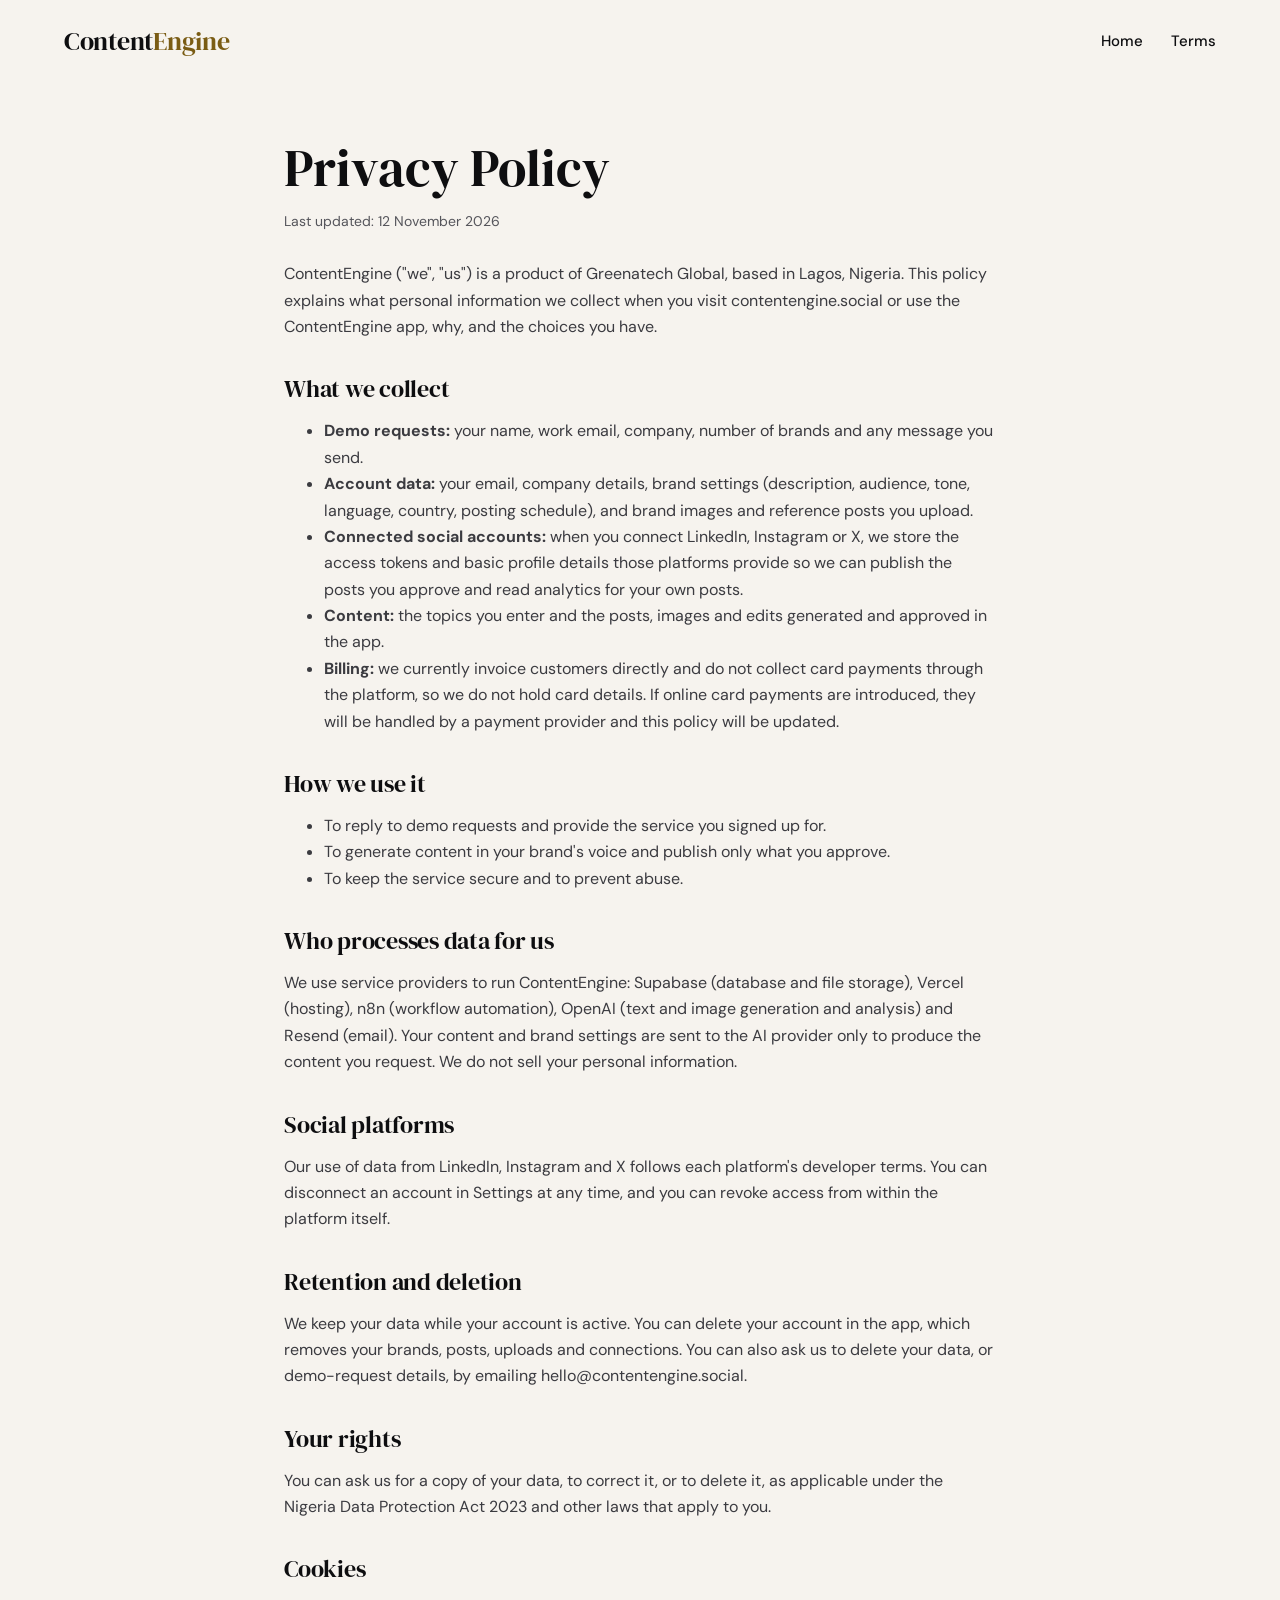
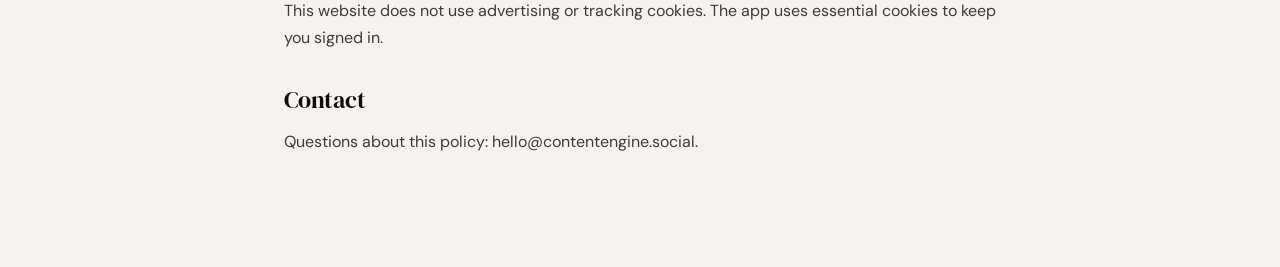
<file: privacy.html>
<!doctype html>
<html lang="en"><head>
<!-- Google Tag Manager -->
<script>(function(w,d,s,l,i){w[l]=w[l]||[];w[l].push({'gtm.start':
new Date().getTime(),event:'gtm.js'});var f=d.getElementsByTagName(s)[0],
j=d.createElement(s),dl=l!='dataLayer'?'&l='+l:'';j.async=true;j.src=
'https://www.googletagmanager.com/gtm.js?id='+i+dl;f.parentNode.insertBefore(j,f);
})(window,document,'script','dataLayer','GTM-MSDT4P7L');</script>
<!-- End Google Tag Manager -->
<meta charset="utf-8"><meta name="viewport" content="width=device-width, initial-scale=1">
<title>Privacy Policy | ContentEngine</title><link rel="icon" href="favicon.svg" type="image/svg+xml">
<link rel="stylesheet" href="https://fonts.googleapis.com/css2?family=DM+Sans:wght@400;500;600;700&amp;family=DM+Serif+Display&amp;display=swap"><link rel="stylesheet" href="styles.css"></head>
<body>
<!-- Google Tag Manager (noscript) -->
<noscript><iframe src="https://www.googletagmanager.com/ns.html?id=GTM-MSDT4P7L"
height="0" width="0" style="display:none;visibility:hidden"></iframe></noscript>
<!-- End Google Tag Manager (noscript) -->
<div class="wrap"><header class="nav"><a class="logo" href="index.html">Content<span>Engine</span></a><nav class="nav-links"><a href="index.html">Home</a><a href="terms.html">Terms</a></nav></header></div>
<main class="legal">
<h1>Privacy Policy</h1>
<p class="upd">Last updated: 12 November 2026</p>
<p>ContentEngine ("we", "us") is a product of Greenatech Global, based in Lagos, Nigeria. This policy explains what personal information we collect when you visit contentengine.social or use the ContentEngine app, why, and the choices you have.</p>
<h2>What we collect</h2>
<ul>
<li><strong>Demo requests:</strong> your name, work email, company, number of brands and any message you send.</li>
<li><strong>Account data:</strong> your email, company details, brand settings (description, audience, tone, language, country, posting schedule), and brand images and reference posts you upload.</li>
<li><strong>Connected social accounts:</strong> when you connect LinkedIn, Instagram or X, we store the access tokens and basic profile details those platforms provide so we can publish the posts you approve and read analytics for your own posts.</li>
<li><strong>Content:</strong> the topics you enter and the posts, images and edits generated and approved in the app.</li>
<li><strong>Billing:</strong> we currently invoice customers directly and do not collect card payments through the platform, so we do not hold card details. If online card payments are introduced, they will be handled by a payment provider and this policy will be updated.</li>
</ul>
<h2>How we use it</h2>
<ul>
<li>To reply to demo requests and provide the service you signed up for.</li>
<li>To generate content in your brand's voice and publish only what you approve.</li>
<li>To keep the service secure and to prevent abuse.</li>
</ul>
<h2>Who processes data for us</h2>
<p>We use service providers to run ContentEngine: Supabase (database and file storage), Vercel (hosting), n8n (workflow automation), OpenAI (text and image generation and analysis) and Resend (email). Your content and brand settings are sent to the AI provider only to produce the content you request. We do not sell your personal information.</p>
<h2>Social platforms</h2>
<p>Our use of data from LinkedIn, Instagram and X follows each platform's developer terms. You can disconnect an account in Settings at any time, and you can revoke access from within the platform itself.</p>
<h2>Retention and deletion</h2>
<p>We keep your data while your account is active. You can delete your account in the app, which removes your brands, posts, uploads and connections. You can also ask us to delete your data, or demo-request details, by emailing hello@contentengine.social.</p>
<h2>Your rights</h2>
<p>You can ask us for a copy of your data, to correct it, or to delete it, as applicable under the Nigeria Data Protection Act 2023 and other laws that apply to you.</p>
<h2>Cookies</h2>
<p>This website does not use advertising or tracking cookies. The app uses essential cookies to keep you signed in.</p>
<h2>Contact</h2>
<p>Questions about this policy: hello@contentengine.social.</p>
</main></body></html>
</file>
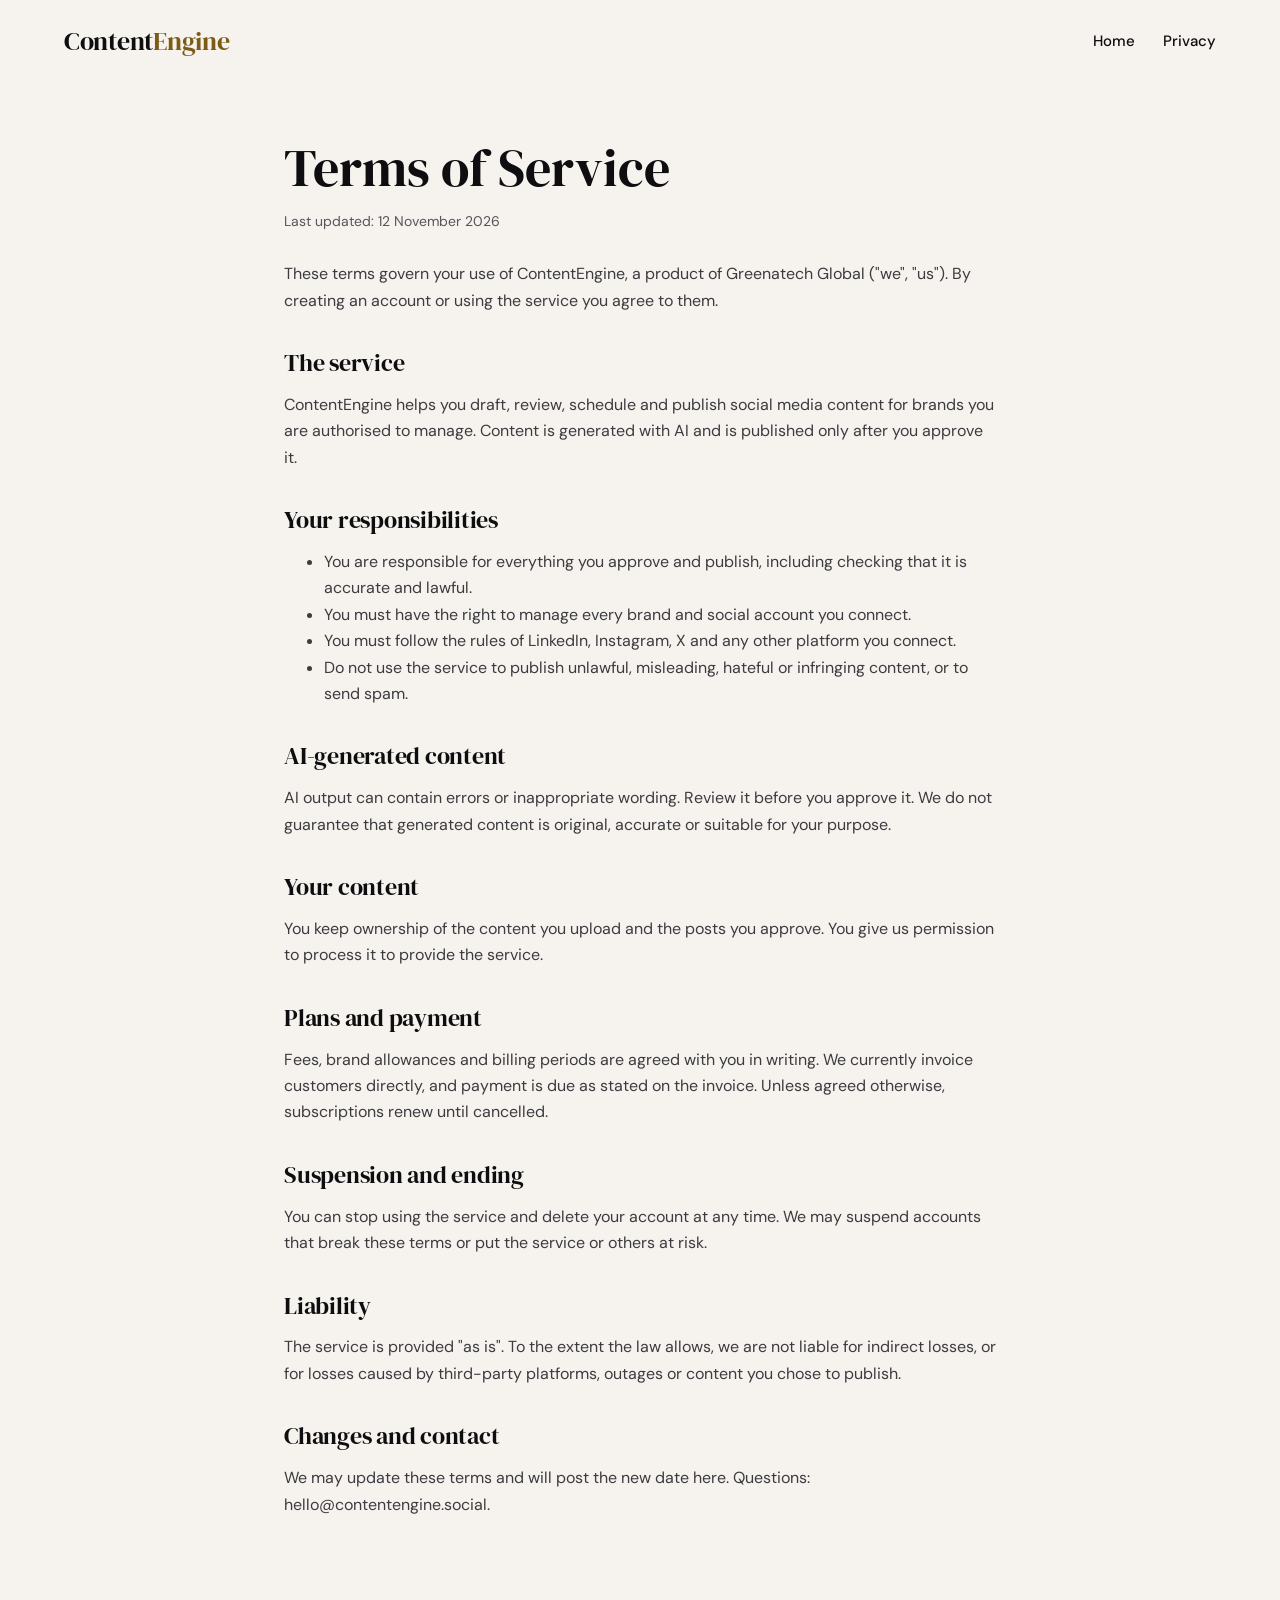
<file: terms.html>
<!doctype html>
<html lang="en"><head>
<!-- Google Tag Manager -->
<script>(function(w,d,s,l,i){w[l]=w[l]||[];w[l].push({'gtm.start':
new Date().getTime(),event:'gtm.js'});var f=d.getElementsByTagName(s)[0],
j=d.createElement(s),dl=l!='dataLayer'?'&l='+l:'';j.async=true;j.src=
'https://www.googletagmanager.com/gtm.js?id='+i+dl;f.parentNode.insertBefore(j,f);
})(window,document,'script','dataLayer','GTM-MSDT4P7L');</script>
<!-- End Google Tag Manager -->
<meta charset="utf-8"><meta name="viewport" content="width=device-width, initial-scale=1">
<title>Terms of Service | ContentEngine</title><link rel="icon" href="favicon.svg" type="image/svg+xml">
<link rel="stylesheet" href="https://fonts.googleapis.com/css2?family=DM+Sans:wght@400;500;600;700&amp;family=DM+Serif+Display&amp;display=swap"><link rel="stylesheet" href="styles.css"></head>
<body>
<!-- Google Tag Manager (noscript) -->
<noscript><iframe src="https://www.googletagmanager.com/ns.html?id=GTM-MSDT4P7L"
height="0" width="0" style="display:none;visibility:hidden"></iframe></noscript>
<!-- End Google Tag Manager (noscript) -->
<div class="wrap"><header class="nav"><a class="logo" href="index.html">Content<span>Engine</span></a><nav class="nav-links"><a href="index.html">Home</a><a href="privacy.html">Privacy</a></nav></header></div>
<main class="legal">
<h1>Terms of Service</h1>
<p class="upd">Last updated: 12 November 2026</p>
<p>These terms govern your use of ContentEngine, a product of Greenatech Global ("we", "us"). By creating an account or using the service you agree to them.</p>
<h2>The service</h2>
<p>ContentEngine helps you draft, review, schedule and publish social media content for brands you are authorised to manage. Content is generated with AI and is published only after you approve it.</p>
<h2>Your responsibilities</h2>
<ul>
<li>You are responsible for everything you approve and publish, including checking that it is accurate and lawful.</li>
<li>You must have the right to manage every brand and social account you connect.</li>
<li>You must follow the rules of LinkedIn, Instagram, X and any other platform you connect.</li>
<li>Do not use the service to publish unlawful, misleading, hateful or infringing content, or to send spam.</li>
</ul>
<h2>AI-generated content</h2>
<p>AI output can contain errors or inappropriate wording. Review it before you approve it. We do not guarantee that generated content is original, accurate or suitable for your purpose.</p>
<h2>Your content</h2>
<p>You keep ownership of the content you upload and the posts you approve. You give us permission to process it to provide the service.</p>
<h2>Plans and payment</h2>
<p>Fees, brand allowances and billing periods are agreed with you in writing. We currently invoice customers directly, and payment is due as stated on the invoice. Unless agreed otherwise, subscriptions renew until cancelled.</p>
<h2>Suspension and ending</h2>
<p>You can stop using the service and delete your account at any time. We may suspend accounts that break these terms or put the service or others at risk.</p>
<h2>Liability</h2>
<p>The service is provided "as is". To the extent the law allows, we are not liable for indirect losses, or for losses caused by third-party platforms, outages or content you chose to publish.</p>
<h2>Changes and contact</h2>
<p>We may update these terms and will post the new date here. Questions: hello@contentengine.social.</p>
</main></body></html>
</file>
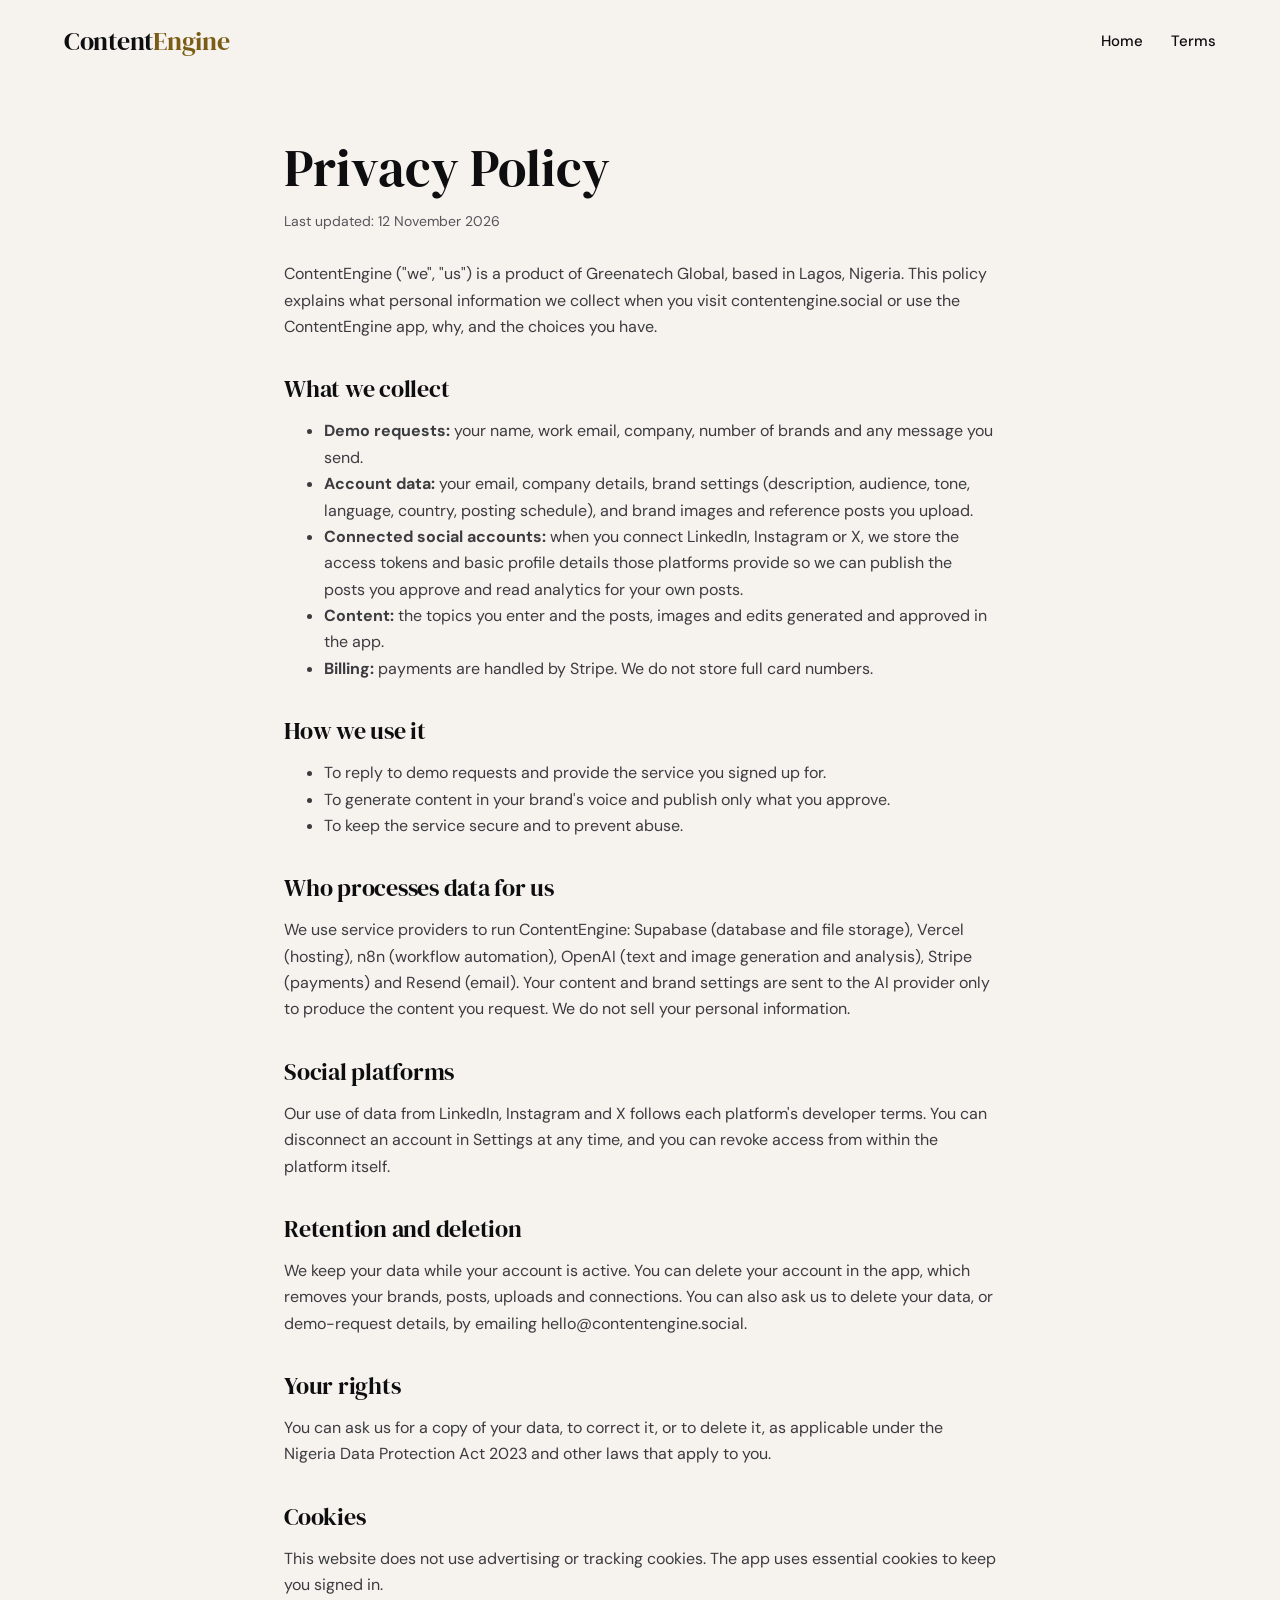
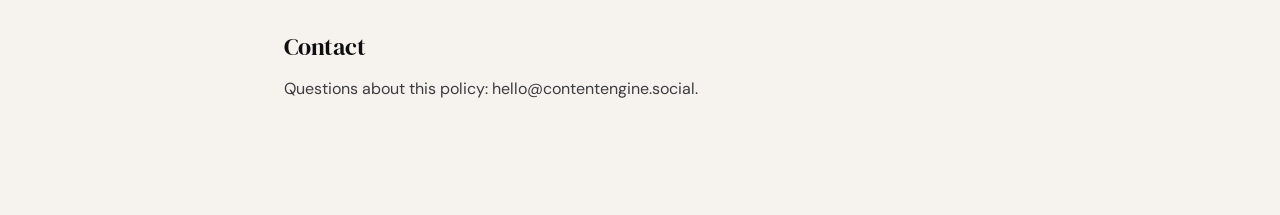
<file: contentengine-landing/privacy.html>
<!doctype html>
<html lang="en"><head><meta charset="utf-8"><meta name="viewport" content="width=device-width, initial-scale=1">
<title>Privacy Policy | ContentEngine</title><link rel="icon" href="favicon.svg" type="image/svg+xml">
<link rel="stylesheet" href="https://fonts.googleapis.com/css2?family=DM+Sans:wght@400;500;600;700&amp;family=DM+Serif+Display&amp;display=swap"><link rel="stylesheet" href="styles.css"></head>
<body><div class="wrap"><header class="nav"><a class="logo" href="index.html">Content<span>Engine</span></a><nav class="nav-links"><a href="index.html">Home</a><a href="terms.html">Terms</a></nav></header></div>
<main class="legal">
<h1>Privacy Policy</h1>
<p class="upd">Last updated: 12 November 2026</p>
<p>ContentEngine ("we", "us") is a product of Greenatech Global, based in Lagos, Nigeria. This policy explains what personal information we collect when you visit contentengine.social or use the ContentEngine app, why, and the choices you have.</p>
<h2>What we collect</h2>
<ul>
<li><strong>Demo requests:</strong> your name, work email, company, number of brands and any message you send.</li>
<li><strong>Account data:</strong> your email, company details, brand settings (description, audience, tone, language, country, posting schedule), and brand images and reference posts you upload.</li>
<li><strong>Connected social accounts:</strong> when you connect LinkedIn, Instagram or X, we store the access tokens and basic profile details those platforms provide so we can publish the posts you approve and read analytics for your own posts.</li>
<li><strong>Content:</strong> the topics you enter and the posts, images and edits generated and approved in the app.</li>
<li><strong>Billing:</strong> payments are handled by Stripe. We do not store full card numbers.</li>
</ul>
<h2>How we use it</h2>
<ul>
<li>To reply to demo requests and provide the service you signed up for.</li>
<li>To generate content in your brand's voice and publish only what you approve.</li>
<li>To keep the service secure and to prevent abuse.</li>
</ul>
<h2>Who processes data for us</h2>
<p>We use service providers to run ContentEngine: Supabase (database and file storage), Vercel (hosting), n8n (workflow automation), OpenAI (text and image generation and analysis), Stripe (payments) and Resend (email). Your content and brand settings are sent to the AI provider only to produce the content you request. We do not sell your personal information.</p>
<h2>Social platforms</h2>
<p>Our use of data from LinkedIn, Instagram and X follows each platform's developer terms. You can disconnect an account in Settings at any time, and you can revoke access from within the platform itself.</p>
<h2>Retention and deletion</h2>
<p>We keep your data while your account is active. You can delete your account in the app, which removes your brands, posts, uploads and connections. You can also ask us to delete your data, or demo-request details, by emailing hello@contentengine.social.</p>
<h2>Your rights</h2>
<p>You can ask us for a copy of your data, to correct it, or to delete it, as applicable under the Nigeria Data Protection Act 2023 and other laws that apply to you.</p>
<h2>Cookies</h2>
<p>This website does not use advertising or tracking cookies. The app uses essential cookies to keep you signed in.</p>
<h2>Contact</h2>
<p>Questions about this policy: hello@contentengine.social.</p>
</main></body></html>
</file>
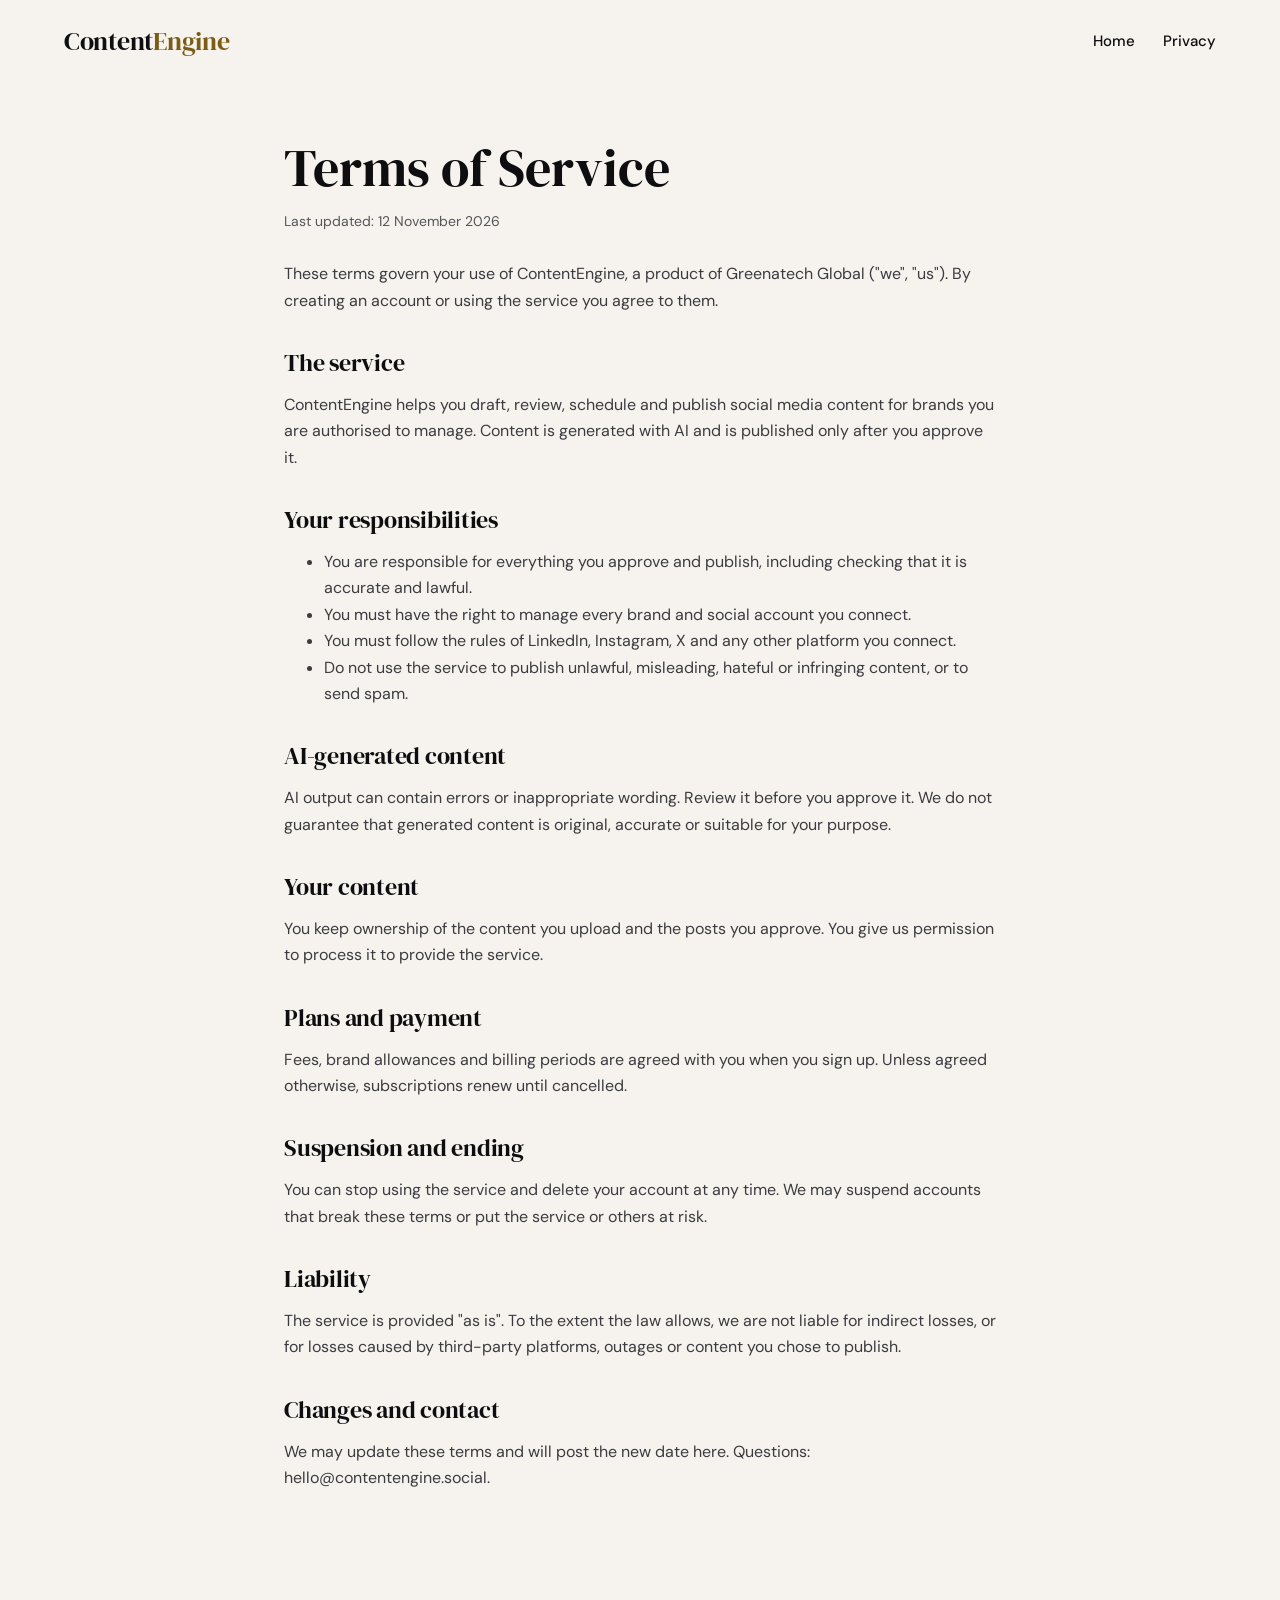
<file: contentengine-landing/terms.html>
<!doctype html>
<html lang="en"><head><meta charset="utf-8"><meta name="viewport" content="width=device-width, initial-scale=1">
<title>Terms of Service | ContentEngine</title><link rel="icon" href="favicon.svg" type="image/svg+xml">
<link rel="stylesheet" href="https://fonts.googleapis.com/css2?family=DM+Sans:wght@400;500;600;700&amp;family=DM+Serif+Display&amp;display=swap"><link rel="stylesheet" href="styles.css"></head>
<body><div class="wrap"><header class="nav"><a class="logo" href="index.html">Content<span>Engine</span></a><nav class="nav-links"><a href="index.html">Home</a><a href="privacy.html">Privacy</a></nav></header></div>
<main class="legal">
<h1>Terms of Service</h1>
<p class="upd">Last updated: 12 November 2026</p>
<p>These terms govern your use of ContentEngine, a product of Greenatech Global ("we", "us"). By creating an account or using the service you agree to them.</p>
<h2>The service</h2>
<p>ContentEngine helps you draft, review, schedule and publish social media content for brands you are authorised to manage. Content is generated with AI and is published only after you approve it.</p>
<h2>Your responsibilities</h2>
<ul>
<li>You are responsible for everything you approve and publish, including checking that it is accurate and lawful.</li>
<li>You must have the right to manage every brand and social account you connect.</li>
<li>You must follow the rules of LinkedIn, Instagram, X and any other platform you connect.</li>
<li>Do not use the service to publish unlawful, misleading, hateful or infringing content, or to send spam.</li>
</ul>
<h2>AI-generated content</h2>
<p>AI output can contain errors or inappropriate wording. Review it before you approve it. We do not guarantee that generated content is original, accurate or suitable for your purpose.</p>
<h2>Your content</h2>
<p>You keep ownership of the content you upload and the posts you approve. You give us permission to process it to provide the service.</p>
<h2>Plans and payment</h2>
<p>Fees, brand allowances and billing periods are agreed with you when you sign up. Unless agreed otherwise, subscriptions renew until cancelled.</p>
<h2>Suspension and ending</h2>
<p>You can stop using the service and delete your account at any time. We may suspend accounts that break these terms or put the service or others at risk.</p>
<h2>Liability</h2>
<p>The service is provided "as is". To the extent the law allows, we are not liable for indirect losses, or for losses caused by third-party platforms, outages or content you chose to publish.</p>
<h2>Changes and contact</h2>
<p>We may update these terms and will post the new date here. Questions: hello@contentengine.social.</p>
</main></body></html>
</file>
<file: styles.css>
:root{--ink:#0E0E10;--cream:#F6F3EE;--sand:#ECE7DE;--line:#DDD6C7;--gold:#E6C47A;--gold-d:#7A5C14;--green:#0B3D2E;--muted:#55555B;--body:#3B3B40}
*{box-sizing:border-box}
html{scroll-behavior:smooth}
body{margin:0;background:var(--cream);color:var(--ink);font-family:'DM Sans',system-ui,sans-serif;line-height:1.5;-webkit-font-smoothing:antialiased}
a{color:inherit;text-decoration:none}
img,svg,video{max-width:100%}
.wrap{max-width:1200px;margin:0 auto;padding:0 24px}
.serif{font-family:'DM Serif Display',Georgia,serif;font-weight:400}
.eyebrow{margin:0 0 12px;font-size:13px;font-weight:600;letter-spacing:.06em;text-transform:uppercase;color:var(--gold-d)}
h1,h2,h3{margin:0}
h2{font-family:'DM Serif Display',Georgia,serif;font-weight:400;font-size:clamp(32px,4.4vw,52px);line-height:1.08;letter-spacing:-.01em;max-width:760px}
.lead{font-size:18px;line-height:1.55;color:var(--body);max-width:640px}
.btn{display:inline-flex;align-items:center;justify-content:center;min-height:52px;padding:0 28px;border-radius:12px;font-size:16px;font-weight:600;border:1.5px solid transparent;cursor:pointer;font-family:inherit}
.btn-dark{background:var(--ink);color:var(--cream)}.btn-dark:hover{background:#2a2a2e}
.btn-gold{background:var(--gold);color:var(--ink);font-weight:700}.btn-gold:hover{background:#EDCF8E}
.btn-line{border-color:var(--ink);color:var(--ink)}.btn-line:hover{background:var(--sand)}
.btn-sm{min-height:44px;padding:0 20px;font-size:15px;border-radius:10px}
a:focus-visible,button:focus-visible,input:focus-visible,select:focus-visible,textarea:focus-visible{outline:3px solid #2563EB;outline-offset:2px}

/* nav */
.nav{display:flex;flex-wrap:wrap;align-items:center;justify-content:space-between;gap:16px;padding:22px 0}
.logo{font-family:'DM Serif Display',Georgia,serif;font-size:26px;letter-spacing:-.01em}
.logo span{color:var(--gold-d)}
.nav-links{display:flex;flex-wrap:wrap;align-items:center;gap:28px;font-size:15px;font-weight:500}
.nav-links a:not(.btn):hover{color:var(--gold-d)}

/* hero */
.hero{display:flex;flex-wrap:wrap;align-items:center;gap:56px;padding:56px 0 96px}
.hero-copy{flex:1 1 480px;min-width:0}
.pill{display:inline-block;margin:0 0 20px;padding:6px 14px;border:1px solid #CFC7B8;border-radius:999px;font-size:13px;font-weight:600;letter-spacing:.04em;color:#5C4510;text-transform:uppercase}
.hero h1{font-family:'DM Serif Display',Georgia,serif;font-weight:400;font-size:clamp(40px,6vw,72px);line-height:1.02;letter-spacing:-.02em;margin-bottom:24px}
.hero p.lead{font-size:19px;margin:0 0 36px;max-width:540px}
.cta-row{display:flex;flex-wrap:wrap;gap:14px}
.small{margin:28px 0 0;font-size:14px;color:var(--muted)}
.hero-art{flex:1 1 400px;min-width:0;display:flex;justify-content:center}
.stack{position:relative;width:100%;max-width:470px;height:520px}
.card{background:#fff;border:1px solid #E2DCCF;border-radius:18px}
.stack .c1{position:absolute;top:0;right:0;width:78%;padding:18px;box-shadow:0 20px 40px rgba(14,14,16,.08)}
.stack .c2{position:absolute;bottom:0;left:0;width:84%;overflow:hidden;box-shadow:0 24px 48px rgba(14,14,16,.12)}
.avatar{width:32px;height:32px;border-radius:50%;background:var(--green);flex:none}
.who{display:flex;align-items:center;gap:10px;margin-bottom:12px;font-size:13px;font-weight:600}
.who small{display:block;font-weight:400;color:var(--muted);font-size:12px}
.post-text{font-size:14px;line-height:1.5;color:#2B2B30}
.art{position:relative;background:linear-gradient(160deg,#0B3D2E 0%,#16634A 55%,#C99A2E 130%);display:flex;flex-direction:column;justify-content:flex-end;padding:22px;color:#fff}
.art i{display:block;width:56px;height:6px;border-radius:3px;background:var(--gold);margin-bottom:12px}
.art b{font-family:'DM Serif Display',Georgia,serif;font-weight:400;font-size:30px;line-height:1.08}
.card-foot{padding:16px 18px;display:flex;align-items:center;justify-content:space-between;gap:12px;font-size:13px;color:var(--muted)}
.chip-ok{display:inline-flex;align-items:center;min-height:34px;padding:0 14px;border-radius:8px;background:#0F8A5F;color:#fff;font-weight:600}

/* product */
.dark{background:var(--ink);color:var(--cream);padding:96px 0}
.dark .eyebrow{color:var(--gold)}
.dark .lead{color:#C9C6BE;margin:16px 0 48px}
.shot{display:flex;border:1px solid #2E2E33;border-radius:18px;overflow:hidden;background:var(--cream);color:var(--ink);box-shadow:0 30px 80px rgba(0,0,0,.5)}
.side{flex:0 0 200px;background:#161618;color:#C9C6BE;padding:24px 18px;font-size:14px;display:flex;flex-direction:column;gap:6px}
.side .logo{font-size:19px;color:var(--cream);margin-bottom:18px}.side .logo span{color:var(--gold)}
.side div{padding:9px 12px;border-radius:8px}
.side .on{background:#2A2A2E;color:#fff;font-weight:600}
.main{flex:1 1 auto;min-width:0;padding:28px}
.main h3{font-family:'DM Serif Display',Georgia,serif;font-weight:400;font-size:30px;line-height:1.1}
.main .sub{font-size:14px;color:var(--muted);margin:4px 0 20px}
.qhead{display:flex;flex-wrap:wrap;justify-content:space-between;align-items:center;gap:12px;padding:16px 20px;border-bottom:1px solid #EEE9DD}
.qhead strong{font-size:16px}
.btns{display:flex;gap:10px}
.rej,.app{display:inline-flex;align-items:center;min-height:38px;padding:0 16px;border-radius:8px;font-size:14px}
.rej{border:1px solid #E3B9B9;color:#A32727;background:#FDF3F3}
.app{color:#fff;background:#0F8A5F;font-weight:600}
.qbody{display:flex;flex-wrap:wrap}
.qbody>div{flex:1 1 300px;min-width:0;padding:20px}
.qbody .art{height:210px;border-radius:12px;padding:18px}
.qbody .art b{font-size:26px}
.when{margin-top:14px;font-size:13px;color:var(--muted)}
.when span{padding:5px 10px;border:1px solid #DDD6C7;border-radius:6px;background:#FAF8F3;margin-right:8px}
.prev{background:#FAF8F3;border-left:1px solid #EEE9DD;font-size:15px;line-height:1.6;color:#2B2B30}
.prev h4{margin:0 0 10px;font-size:12px;font-weight:600;letter-spacing:.06em;text-transform:uppercase;color:#6A6A70}
.three{display:grid;grid-template-columns:repeat(auto-fit,minmax(240px,1fr));gap:28px;margin-top:40px}
.three h4{font-family:'DM Serif Display',Georgia,serif;font-weight:400;font-size:22px;margin:0 0 8px;color:var(--gold)}
.three p{margin:0;font-size:16px;line-height:1.55;color:#C9C6BE}

/* video */
.video{padding:96px 0 0}
.video video{width:100%;border-radius:18px;border:1px solid var(--line);background:#000;margin-top:32px}

/* how */
.sect{padding:104px 0}
.steps{display:grid;grid-template-columns:repeat(auto-fit,minmax(240px,1fr));gap:24px;margin-top:56px}
.step{background:#fff;border:1px solid #E2DCCF;border-radius:16px;padding:28px}
.num{font-family:'DM Serif Display',Georgia,serif;font-size:44px;line-height:1;color:var(--gold-d);margin-bottom:18px}
.step h3,.feat h3{font-size:20px;margin-bottom:10px}
.step p,.feat p{margin:0;font-size:16px;line-height:1.55;color:var(--body)}

/* features */
.feats{background:var(--sand)}
.grid{display:grid;grid-template-columns:repeat(auto-fit,minmax(300px,1fr));gap:24px;margin-top:56px}
.feat{background:var(--cream);border:1px solid var(--line);border-radius:16px;padding:28px}
.ico{width:48px;height:48px;border-radius:12px;background:var(--ink);display:flex;align-items:center;justify-content:center;margin-bottom:18px}

/* plans */
.plans{display:flex;flex-wrap:wrap;gap:24px;align-items:stretch;margin-top:48px}
.plan{flex:1 1 380px;min-width:0;border-radius:20px;padding:40px;display:flex;flex-direction:column}
.plan.dk{background:var(--ink);color:var(--cream)}
.plan.lt{background:#fff;border:1px solid var(--line)}
.tag{align-self:flex-start;padding:5px 12px;border-radius:999px;font-size:12px;font-weight:700;letter-spacing:.05em;text-transform:uppercase;margin-bottom:20px}
.dk .tag{background:var(--gold);color:var(--ink)}
.lt .tag{border:1px solid #CFC7B8;color:#5C4510}
.plan h3{font-family:'DM Serif Display',Georgia,serif;font-weight:400;font-size:44px;line-height:1;margin-bottom:12px}
.plan>p{font-size:16px;line-height:1.5;margin:0 0 28px}
.dk>p{color:#C9C6BE}.lt>p{color:var(--muted)}
.plan ul{list-style:none;margin:0 0 32px;padding:0;display:flex;flex-direction:column;gap:14px;font-size:16px;line-height:1.4}
.plan li{display:flex;gap:12px}
.dk li:before{content:"\2713";color:var(--gold)}
.lt li:before{content:"\2713";color:var(--gold-d)}
.plan .btn{margin-top:auto}

/* cta + form */
.cta{padding:0 0 104px}
.cta-box{background:var(--green);border-radius:28px;padding:80px 40px;color:var(--cream);display:flex;flex-wrap:wrap;gap:48px;align-items:center}
.cta-copy{flex:1 1 380px;min-width:0}
.cta-copy h2{font-size:clamp(34px,5vw,58px);color:var(--cream);margin-bottom:20px}
.cta-copy p{font-size:19px;line-height:1.55;color:#D6E3DC;margin:0}
form{flex:1 1 380px;min-width:0;background:var(--cream);color:var(--ink);border-radius:20px;padding:32px;display:flex;flex-direction:column;gap:16px}
label{display:flex;flex-direction:column;gap:6px;font-size:14px;font-weight:600}
input,select,textarea{font:inherit;font-size:16px;padding:12px 14px;min-height:48px;border:1.5px solid #CFC7B8;border-radius:10px;background:#fff;color:var(--ink)}
textarea{min-height:96px;resize:vertical}
.hp{position:absolute;left:-9999px;width:1px;height:1px;overflow:hidden}
.note{font-size:13px;color:var(--muted);margin:0}
.msg{margin:0;padding:12px 14px;border-radius:10px;font-size:15px;display:none}
.msg.ok{display:block;background:#E5F5EC;color:#0B5A3A}
.msg.err{display:block;background:#FDECEC;color:#8A1F1F}
button[disabled]{opacity:.6;cursor:default}

footer{border-top:1px solid var(--line);padding:32px 0}
.foot{display:flex;flex-wrap:wrap;justify-content:space-between;align-items:center;gap:16px;font-size:14px;color:var(--muted)}
.foot .logo{font-size:20px;color:var(--ink)}
.foot nav{display:flex;gap:20px;flex-wrap:wrap}
.foot a:hover{color:var(--gold-d)}

/* legal pages */
.legal{max-width:760px;margin:0 auto;padding:56px 24px 96px}
.legal h1{font-family:'DM Serif Display',Georgia,serif;font-weight:400;font-size:clamp(34px,5vw,52px);line-height:1.1;margin-bottom:8px}
.legal h2{font-size:24px;margin:36px 0 10px;max-width:none}
.legal p,.legal li{font-size:16px;line-height:1.65;color:var(--body)}
.legal .upd{color:var(--muted);font-size:14px;margin-bottom:28px}

@media (max-width:720px){
  .side{display:none}
  .hero{padding:32px 0 64px;gap:40px}
  .stack{height:480px}
  .dark,.sect{padding:72px 0}
  .cta-box{padding:48px 24px}
  .plan{padding:28px}
}
</file>
<file: contentengine-landing/styles.css>
:root{--ink:#0E0E10;--cream:#F6F3EE;--sand:#ECE7DE;--line:#DDD6C7;--gold:#E6C47A;--gold-d:#7A5C14;--green:#0B3D2E;--muted:#55555B;--body:#3B3B40}
*{box-sizing:border-box}
html{scroll-behavior:smooth}
body{margin:0;background:var(--cream);color:var(--ink);font-family:'DM Sans',system-ui,sans-serif;line-height:1.5;-webkit-font-smoothing:antialiased}
a{color:inherit;text-decoration:none}
img,svg,video{max-width:100%}
.wrap{max-width:1200px;margin:0 auto;padding:0 24px}
.serif{font-family:'DM Serif Display',Georgia,serif;font-weight:400}
.eyebrow{margin:0 0 12px;font-size:13px;font-weight:600;letter-spacing:.06em;text-transform:uppercase;color:var(--gold-d)}
h1,h2,h3{margin:0}
h2{font-family:'DM Serif Display',Georgia,serif;font-weight:400;font-size:clamp(32px,4.4vw,52px);line-height:1.08;letter-spacing:-.01em;max-width:760px}
.lead{font-size:18px;line-height:1.55;color:var(--body);max-width:640px}
.btn{display:inline-flex;align-items:center;justify-content:center;min-height:52px;padding:0 28px;border-radius:12px;font-size:16px;font-weight:600;border:1.5px solid transparent;cursor:pointer;font-family:inherit}
.btn-dark{background:var(--ink);color:var(--cream)}.btn-dark:hover{background:#2a2a2e}
.btn-gold{background:var(--gold);color:var(--ink);font-weight:700}.btn-gold:hover{background:#EDCF8E}
.btn-line{border-color:var(--ink);color:var(--ink)}.btn-line:hover{background:var(--sand)}
.btn-sm{min-height:44px;padding:0 20px;font-size:15px;border-radius:10px}
a:focus-visible,button:focus-visible,input:focus-visible,select:focus-visible,textarea:focus-visible{outline:3px solid #2563EB;outline-offset:2px}

/* nav */
.nav{display:flex;flex-wrap:wrap;align-items:center;justify-content:space-between;gap:16px;padding:22px 0}
.logo{font-family:'DM Serif Display',Georgia,serif;font-size:26px;letter-spacing:-.01em}
.logo span{color:var(--gold-d)}
.nav-links{display:flex;flex-wrap:wrap;align-items:center;gap:28px;font-size:15px;font-weight:500}
.nav-links a:not(.btn):hover{color:var(--gold-d)}

/* hero */
.hero{display:flex;flex-wrap:wrap;align-items:center;gap:56px;padding:56px 0 96px}
.hero-copy{flex:1 1 480px;min-width:0}
.pill{display:inline-block;margin:0 0 20px;padding:6px 14px;border:1px solid #CFC7B8;border-radius:999px;font-size:13px;font-weight:600;letter-spacing:.04em;color:#5C4510;text-transform:uppercase}
.hero h1{font-family:'DM Serif Display',Georgia,serif;font-weight:400;font-size:clamp(40px,6vw,72px);line-height:1.02;letter-spacing:-.02em;margin-bottom:24px}
.hero p.lead{font-size:19px;margin:0 0 36px;max-width:540px}
.cta-row{display:flex;flex-wrap:wrap;gap:14px}
.small{margin:28px 0 0;font-size:14px;color:var(--muted)}
.hero-art{flex:1 1 400px;min-width:0;display:flex;justify-content:center}
.stack{position:relative;width:100%;max-width:470px;height:520px}
.card{background:#fff;border:1px solid #E2DCCF;border-radius:18px}
.stack .c1{position:absolute;top:0;right:0;width:78%;padding:18px;box-shadow:0 20px 40px rgba(14,14,16,.08)}
.stack .c2{position:absolute;bottom:0;left:0;width:84%;overflow:hidden;box-shadow:0 24px 48px rgba(14,14,16,.12)}
.avatar{width:32px;height:32px;border-radius:50%;background:var(--green);flex:none}
.who{display:flex;align-items:center;gap:10px;margin-bottom:12px;font-size:13px;font-weight:600}
.who small{display:block;font-weight:400;color:var(--muted);font-size:12px}
.post-text{font-size:14px;line-height:1.5;color:#2B2B30}
.art{position:relative;background:linear-gradient(160deg,#0B3D2E 0%,#16634A 55%,#C99A2E 130%);display:flex;flex-direction:column;justify-content:flex-end;padding:22px;color:#fff}
.art i{display:block;width:56px;height:6px;border-radius:3px;background:var(--gold);margin-bottom:12px}
.art b{font-family:'DM Serif Display',Georgia,serif;font-weight:400;font-size:30px;line-height:1.08}
.card-foot{padding:16px 18px;display:flex;align-items:center;justify-content:space-between;gap:12px;font-size:13px;color:var(--muted)}
.chip-ok{display:inline-flex;align-items:center;min-height:34px;padding:0 14px;border-radius:8px;background:#0F8A5F;color:#fff;font-weight:600}

/* product */
.dark{background:var(--ink);color:var(--cream);padding:96px 0}
.dark .eyebrow{color:var(--gold)}
.dark .lead{color:#C9C6BE;margin:16px 0 48px}
.shot{display:flex;border:1px solid #2E2E33;border-radius:18px;overflow:hidden;background:var(--cream);color:var(--ink);box-shadow:0 30px 80px rgba(0,0,0,.5)}
.side{flex:0 0 200px;background:#161618;color:#C9C6BE;padding:24px 18px;font-size:14px;display:flex;flex-direction:column;gap:6px}
.side .logo{font-size:19px;color:var(--cream);margin-bottom:18px}.side .logo span{color:var(--gold)}
.side div{padding:9px 12px;border-radius:8px}
.side .on{background:#2A2A2E;color:#fff;font-weight:600}
.main{flex:1 1 auto;min-width:0;padding:28px}
.main h3{font-family:'DM Serif Display',Georgia,serif;font-weight:400;font-size:30px;line-height:1.1}
.main .sub{font-size:14px;color:var(--muted);margin:4px 0 20px}
.qhead{display:flex;flex-wrap:wrap;justify-content:space-between;align-items:center;gap:12px;padding:16px 20px;border-bottom:1px solid #EEE9DD}
.qhead strong{font-size:16px}
.btns{display:flex;gap:10px}
.rej,.app{display:inline-flex;align-items:center;min-height:38px;padding:0 16px;border-radius:8px;font-size:14px}
.rej{border:1px solid #E3B9B9;color:#A32727;background:#FDF3F3}
.app{color:#fff;background:#0F8A5F;font-weight:600}
.qbody{display:flex;flex-wrap:wrap}
.qbody>div{flex:1 1 300px;min-width:0;padding:20px}
.qbody .art{height:210px;border-radius:12px;padding:18px}
.qbody .art b{font-size:26px}
.when{margin-top:14px;font-size:13px;color:var(--muted)}
.when span{padding:5px 10px;border:1px solid #DDD6C7;border-radius:6px;background:#FAF8F3;margin-right:8px}
.prev{background:#FAF8F3;border-left:1px solid #EEE9DD;font-size:15px;line-height:1.6;color:#2B2B30}
.prev h4{margin:0 0 10px;font-size:12px;font-weight:600;letter-spacing:.06em;text-transform:uppercase;color:#6A6A70}
.three{display:grid;grid-template-columns:repeat(auto-fit,minmax(240px,1fr));gap:28px;margin-top:40px}
.three h4{font-family:'DM Serif Display',Georgia,serif;font-weight:400;font-size:22px;margin:0 0 8px;color:var(--gold)}
.three p{margin:0;font-size:16px;line-height:1.55;color:#C9C6BE}

/* video */
.video{padding:96px 0 0}
.video video{width:100%;border-radius:18px;border:1px solid var(--line);background:#000;margin-top:32px}

/* how */
.sect{padding:104px 0}
.steps{display:grid;grid-template-columns:repeat(auto-fit,minmax(240px,1fr));gap:24px;margin-top:56px}
.step{background:#fff;border:1px solid #E2DCCF;border-radius:16px;padding:28px}
.num{font-family:'DM Serif Display',Georgia,serif;font-size:44px;line-height:1;color:var(--gold-d);margin-bottom:18px}
.step h3,.feat h3{font-size:20px;margin-bottom:10px}
.step p,.feat p{margin:0;font-size:16px;line-height:1.55;color:var(--body)}

/* features */
.feats{background:var(--sand)}
.grid{display:grid;grid-template-columns:repeat(auto-fit,minmax(300px,1fr));gap:24px;margin-top:56px}
.feat{background:var(--cream);border:1px solid var(--line);border-radius:16px;padding:28px}
.ico{width:48px;height:48px;border-radius:12px;background:var(--ink);display:flex;align-items:center;justify-content:center;margin-bottom:18px}

/* plans */
.plans{display:flex;flex-wrap:wrap;gap:24px;align-items:stretch;margin-top:48px}
.plan{flex:1 1 380px;min-width:0;border-radius:20px;padding:40px;display:flex;flex-direction:column}
.plan.dk{background:var(--ink);color:var(--cream)}
.plan.lt{background:#fff;border:1px solid var(--line)}
.tag{align-self:flex-start;padding:5px 12px;border-radius:999px;font-size:12px;font-weight:700;letter-spacing:.05em;text-transform:uppercase;margin-bottom:20px}
.dk .tag{background:var(--gold);color:var(--ink)}
.lt .tag{border:1px solid #CFC7B8;color:#5C4510}
.plan h3{font-family:'DM Serif Display',Georgia,serif;font-weight:400;font-size:44px;line-height:1;margin-bottom:12px}
.plan>p{font-size:16px;line-height:1.5;margin:0 0 28px}
.dk>p{color:#C9C6BE}.lt>p{color:var(--muted)}
.plan ul{list-style:none;margin:0 0 32px;padding:0;display:flex;flex-direction:column;gap:14px;font-size:16px;line-height:1.4}
.plan li{display:flex;gap:12px}
.dk li:before{content:"\2713";color:var(--gold)}
.lt li:before{content:"\2713";color:var(--gold-d)}
.plan .btn{margin-top:auto}

/* cta + form */
.cta{padding:0 0 104px}
.cta-box{background:var(--green);border-radius:28px;padding:80px 40px;color:var(--cream);display:flex;flex-wrap:wrap;gap:48px;align-items:center}
.cta-copy{flex:1 1 380px;min-width:0}
.cta-copy h2{font-size:clamp(34px,5vw,58px);color:var(--cream);margin-bottom:20px}
.cta-copy p{font-size:19px;line-height:1.55;color:#D6E3DC;margin:0}
form{flex:1 1 380px;min-width:0;background:var(--cream);color:var(--ink);border-radius:20px;padding:32px;display:flex;flex-direction:column;gap:16px}
label{display:flex;flex-direction:column;gap:6px;font-size:14px;font-weight:600}
input,select,textarea{font:inherit;font-size:16px;padding:12px 14px;min-height:48px;border:1.5px solid #CFC7B8;border-radius:10px;background:#fff;color:var(--ink)}
textarea{min-height:96px;resize:vertical}
.hp{position:absolute;left:-9999px;width:1px;height:1px;overflow:hidden}
.note{font-size:13px;color:var(--muted);margin:0}
.msg{margin:0;padding:12px 14px;border-radius:10px;font-size:15px;display:none}
.msg.ok{display:block;background:#E5F5EC;color:#0B5A3A}
.msg.err{display:block;background:#FDECEC;color:#8A1F1F}
button[disabled]{opacity:.6;cursor:default}

footer{border-top:1px solid var(--line);padding:32px 0}
.foot{display:flex;flex-wrap:wrap;justify-content:space-between;align-items:center;gap:16px;font-size:14px;color:var(--muted)}
.foot .logo{font-size:20px;color:var(--ink)}
.foot nav{display:flex;gap:20px;flex-wrap:wrap}
.foot a:hover{color:var(--gold-d)}

/* legal pages */
.legal{max-width:760px;margin:0 auto;padding:56px 24px 96px}
.legal h1{font-family:'DM Serif Display',Georgia,serif;font-weight:400;font-size:clamp(34px,5vw,52px);line-height:1.1;margin-bottom:8px}
.legal h2{font-size:24px;margin:36px 0 10px;max-width:none}
.legal p,.legal li{font-size:16px;line-height:1.65;color:var(--body)}
.legal .upd{color:var(--muted);font-size:14px;margin-bottom:28px}

@media (max-width:720px){
  .side{display:none}
  .hero{padding:32px 0 64px;gap:40px}
  .stack{height:480px}
  .dark,.sect{padding:72px 0}
  .cta-box{padding:48px 24px}
  .plan{padding:28px}
}
</file>
